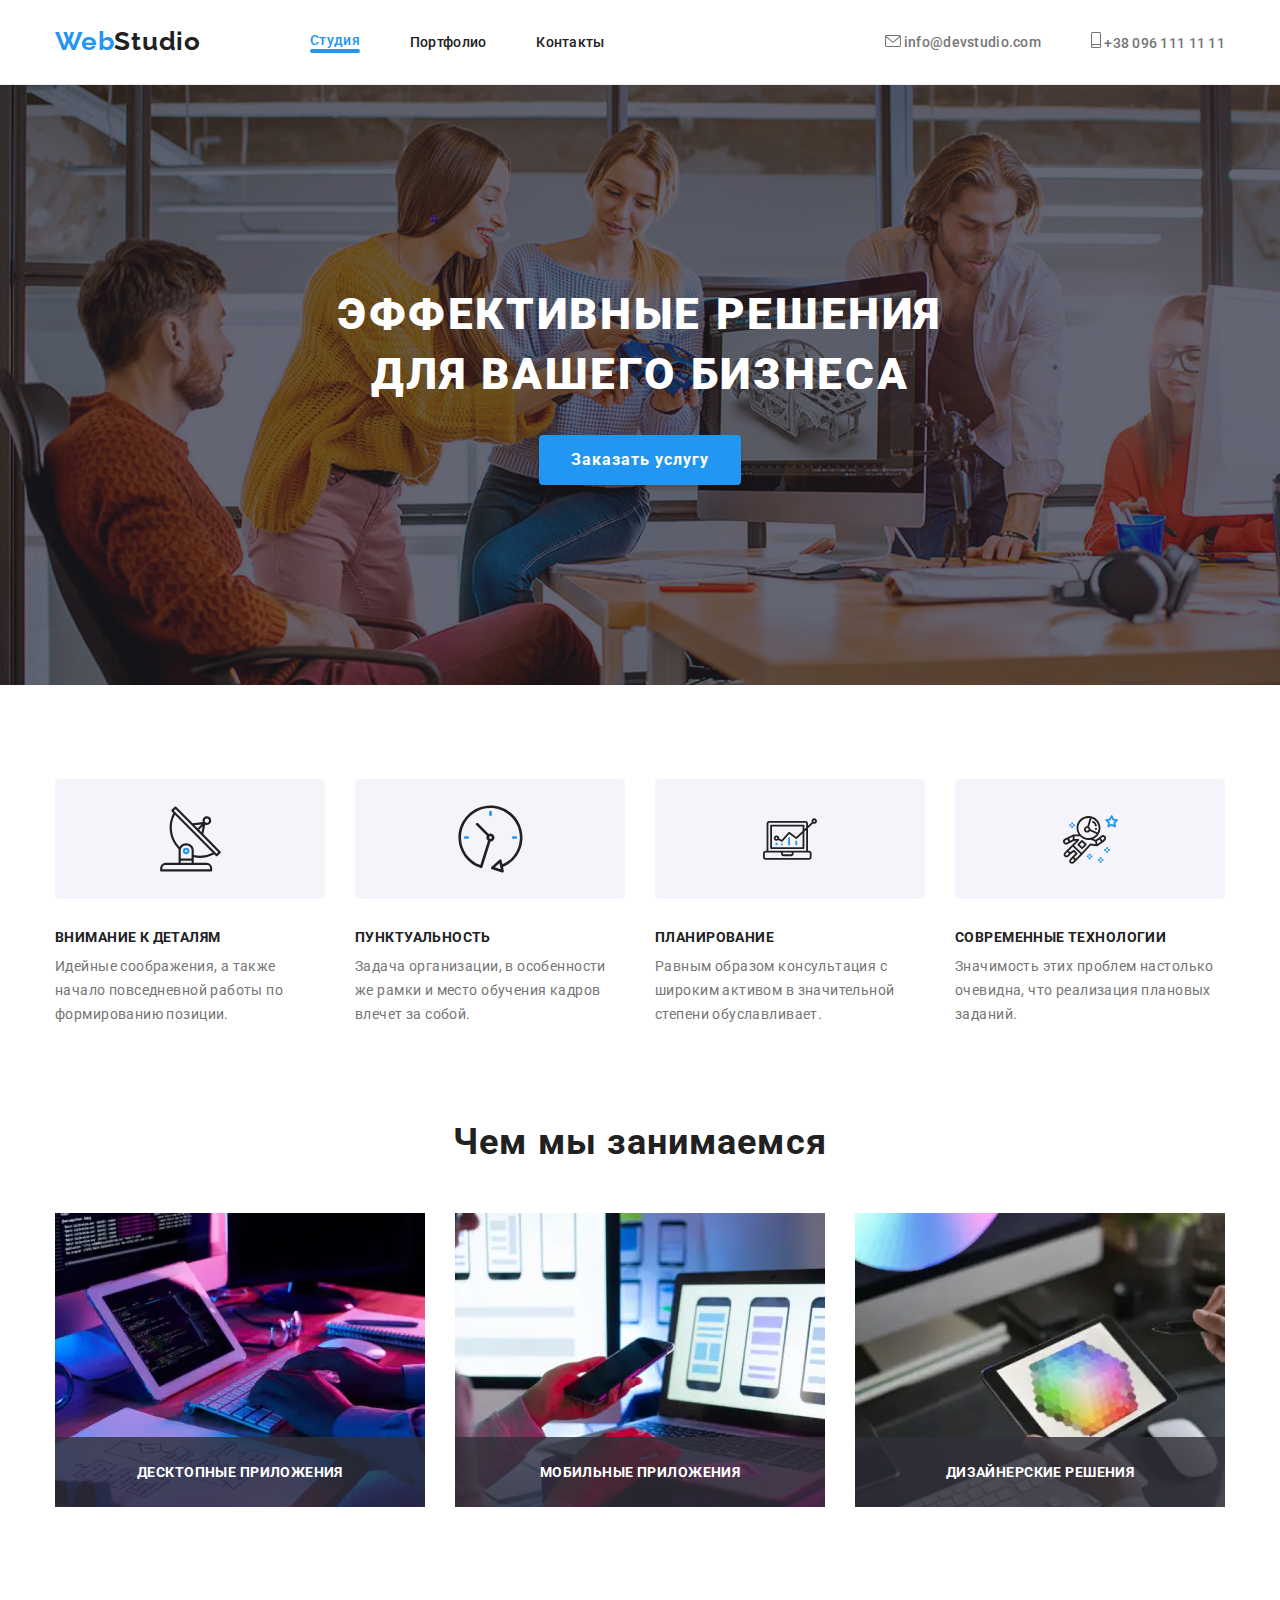
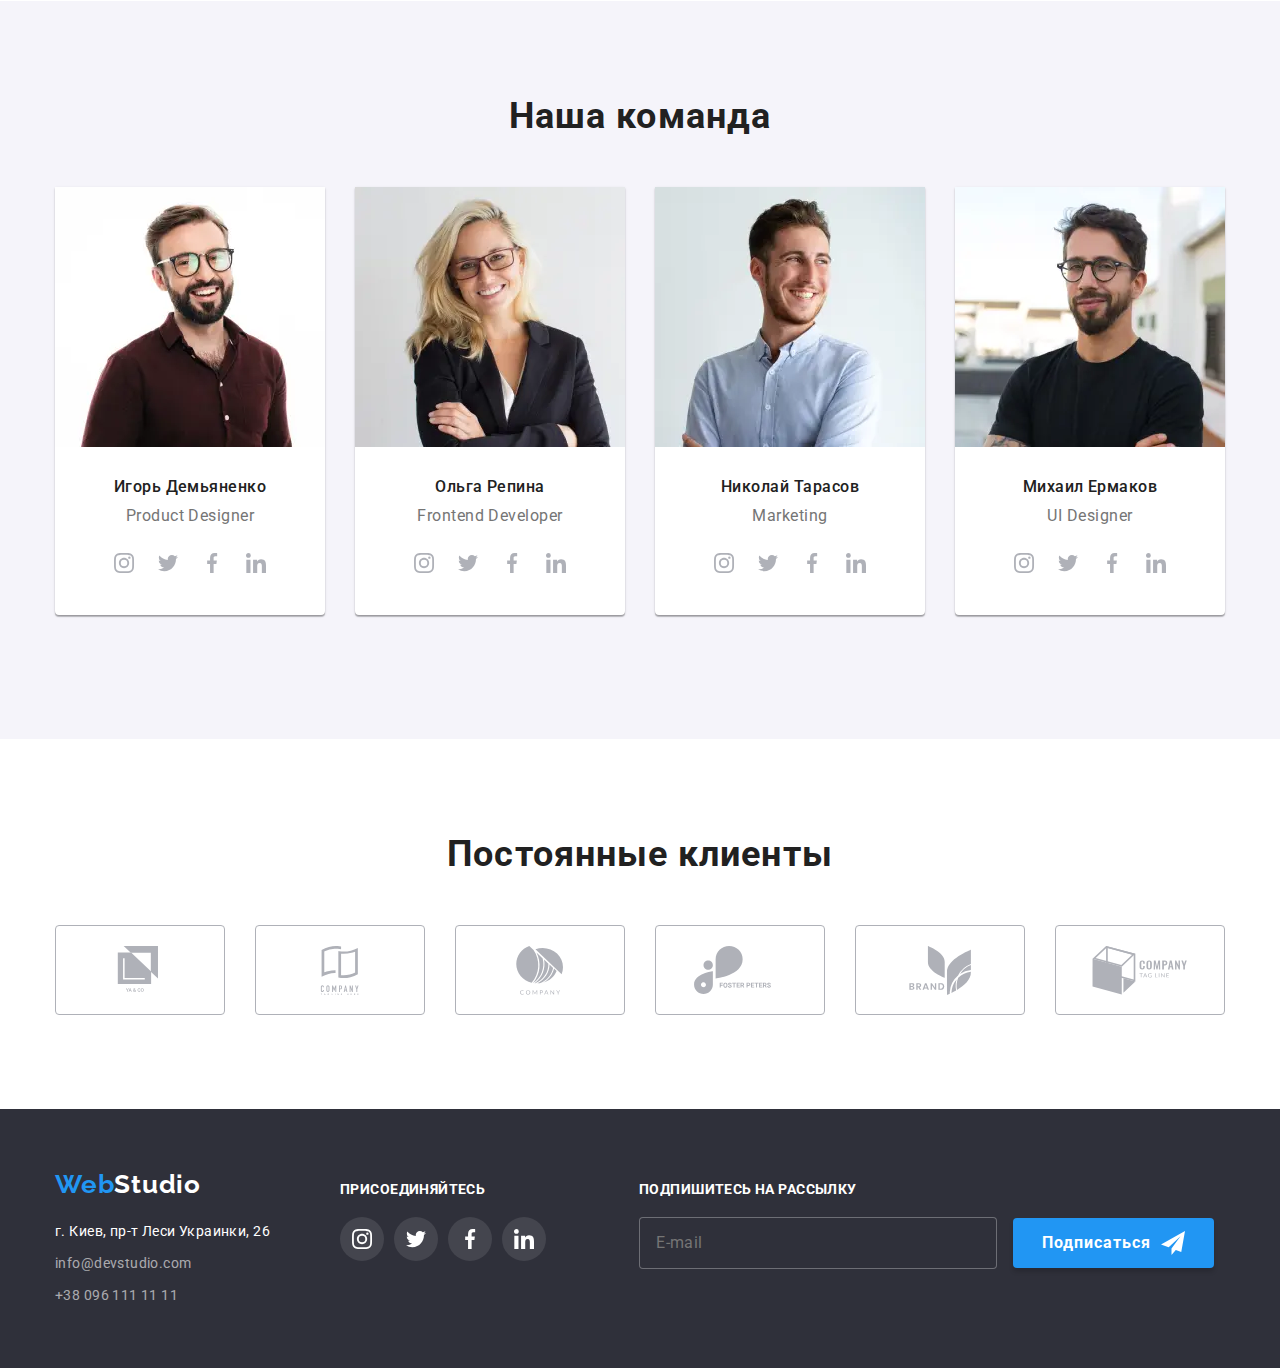
<file: index.html>
<!DOCTYPE html>
<html lang="ru">
<head>
    <meta charset="UTF-8">
    <meta name="viewport" content="width=device-width, initial-scale=1.0">
    <title>WebStudio</title>
    <link rel="preconnect" href="https://fonts.gstatic.com">
    <link href="https://fonts.googleapis.com/css2?family=Raleway:wght@700&family=Roboto:wght@400;500;700;900&display=swap"
        rel="stylesheet">
    <link href="https://cdnjs.cloudflare.com/ajax/libs/modern-normalize/1.0.0/modern-normalize.min.css" 
        rel="stylesheet">
    <link href="./CSS/main.min.css" rel="stylesheet"> 
    
</head>

<body>
    <!-- Шапка сайта--> 
    <header class="header">
        <div class="container">
           <nav class="header-nav">
              <a class="logo-link" href="index.html" aria-label="логотип сайта" lang="en">
                 <span class="logo">Web</span>Studio
              </a>
            
              <button type="button" class="menu-button"
                    aria-expanded="false"
                    aria-controls="menu-container"
                    data-menu-button >
                  <svg width="40" height="40" 
                       aria-label="переключатель мобильного меню">
                      <use class="icon-menu" href="./images/sprite-new.svg#icon-menu" ></use>
                      <use class="icon-cross" href="./images/sprite-new.svg#icon-cross"></use>
                  </svg>
              </button>

               <div class="menu-container" id="menu-container"  data-menu>
                    <ul class="navigation dots">
                        <li><a class="link current" href="./index.html">
                                <span class="nav-title">Студия</span></a></li>
                        <li><a class="link" href="./portfolio.html">
                                <span class="nav-title">Портфолио</span></a></li>
                        <li><a class="link" href="#">
                                <span class="nav-title">Контакты</span></a></li>
                    </ul>

                    <ul class="dots connection">
                        <li class="connect-item">
                            <a class="nav-title connect" href="mailto:info@devstudio.com">
                                <svg class="connect-icon" width="16" height="12">
                                    <use href="./images/sprite.svg#icon-envelope"></use>
                                </svg>
                                info@devstudio.com
                            </a>
                        </li>
                        <li class="connect-item">
                            <a class="nav-title connect" href="tel:+380961111111">
                                <svg class="connect-icon" width="10" height="16">
                                    <use href="./images/sprite.svg#icon-smartphone"></use>
                                </svg>
                                +38 096 111 11 11
                            </a>
                        </li>
                    </ul>
                </div>
            </nav> 

              <!--<ul class="navigation dots">
                 <li><a class="link current" href="./index.html">
                     <span class="nav-title">Студия</span></a></li>
                 <li><a class="link" href="./portfolio.html">
                     <span class="nav-title">Портфолио</span></a></li>
                 <li><a class="link" href="#">
                     <span class="nav-title">Контакты</span></a></li>
              </ul>-->
            

            <!--<ul class="dots connection">
               <li class="connect-item">                   
                   <a class="nav-title connect" href="mailto:info@devstudio.com">
                       <svg class="connect-icon" width="16" height="12">
                           <use href="./images/sprite.svg#icon-envelope"></use>
                        </svg>
                        info@devstudio.com
                    </a>
               </li>
               <li class="connect-item">
                    <a class="nav-title connect" href="tel:+380961111111">
                       <svg class="connect-icon" width="10" height="16">
                           <use href="./images/sprite.svg#icon-smartphone"></use>
                       </svg>
                       +38 096 111 11 11
                    </a>
                 </li>
            </ul>-->
        </div>    
               
    </header>
   
    <main>
        <!-- Герой -->
        <section class="second-bgcolor img-bgcolor"> 
            <div class="container">
                <div class="hero"> 
                    <h1 class="hero-title">Эффективные решения для вашего бизнеса</h1>
                    <button class="button" type="button" data-modal-open>Заказать услугу</button>
                 </div>
                
            </div>
        </section>

        <!-- Преимущества--> 
        <section class="section no-padding ">
             <div class="container">
                <h2 class="visually-hidden">Преимущества</h2>
                <ul class="dots advantages">
                    <li class="advantages-item">
                        <div class="advantages-icon">
                            <svg  width="65" height="70">
                               <use href="./images/sprite.svg#icon-antenna"></use>
                            </svg>
                        </div>
                        <h3 class="list-title">Внимание к деталям</h3>
                        <p class="list-text">Идейные соображения, а также начало повседневной работы по формированию позиции.</p>
                    </li>
                    <li class="advantages-item">
                        <div class="advantages-icon">
                            <svg width="67" height="70">
                                <use href="./images/sprite.svg#icon-clock"></use>
                            </svg>
                        </div>
                        <h3 class="list-title">Пунктуальность</h3>
                        <p class="list-text">Задача организации, в особенности же рамки и место обучения кадров влечет за собой.</p>
                    </li>
                    <li class="advantages-item">
                        <div class="advantages-icon">
                            <svg width="70" height="54">
                                <use href="./images/sprite.svg#icon-diagram"></use>
                            </svg>
                        </div>
                        <h3 class="list-title">Планирование</h3>
                        <p class="list-text">Равным образом консультация с широким активом в значительной степени обуславливает.</p>
                    </li>
                    <li class="advantages-item">
                        <div class="advantages-icon">
                            <svg width="55" height="61">
                                <use href="./images/sprite.svg#icon-astronaut"></use>
                            </svg>
                        </div>
                        <h3 class="list-title">Современные технологии</h3>
                        <p class="list-text">Значимость этих проблем настолько очевидна, что реализация плановых заданий.</p>
                    </li>
                </ul>
            </div> 
        </section>

        <!--Чем мы занимаемся-->
        
            <section class="section for-desktop">
                <div class="container">
                <h2 class="titles">Чем мы занимаемся</h2>
                <ul class="dots projects">
                    <li> 
                        <div class="projects-img">
                            <picture>
                                <source
                                    srcset="./images/img/img.1-1.webp 1x, ./images/img/img.1-2@2x.webp 2x"
                                    media="(min-width: 1200px)" type="image/webp"/>
                                <source
                                    srcset="./images/img/img.1-1.jpg 1x, ./images/img/img.1-2@2x.jpg 2x"
                                    media="(min-width: 1200px)"/>
                                <img src="./images/img/img.1-1.jpg" alt="Програмиист работает за столом">
                            </picture>
                            <h3 class="img-title">Десктопные приложения</h3>
                        </div>
                    </li>

                    <li>
                        <div class="projects-img">
                            <picture>
                                <source 
                                   srcset="./images/img/img.2-1.webp 1x, ./images/img/img.2-2@2x.webp 2x" 
                                   media="(min-width: 1200px)"  type="image/webp" />
                                <source 
                                   srcset="./images/img/img.2-1.jpg 1x, ./images/img/img.2-2@2x.jpg 2x" 
                                   media="(min-width: 1200px)" />
                                <img src="./images/img/img.2-1.jpg" alt="Веб-дизайнеры создают приложения для смартфонов">
                            </picture>
                            <h3 class="img-title">Мобильные приложения</h3>
                        </div>
                    </li>
                   
                    <li> 
                        <div class="projects-img">
                            <picture>
                                <source 
                                    srcset="./images/img/img.3-1.webp 1x, ./images/img/img.3-2@2x.webp 2x" 
                                    media="(min-width: 1200px)"   type="image/webp" />
                                <source                                 
                                    srcset="./images/img/img.3-1.jpg 1x, ./images/img/img.3-2@2x.jpg 2x" 
                                    media="(min-width: 1200px)" />
                                <img src="./images/img/img.3-1.jpg" alt="Веб-дизайнер с рабочим графическим планшетом выбора цвета">
                            </picture>
                            <h3 class="img-title">Дизайнерские решения</h3>
                        </div>
                    </li>   
                </ul>
            </div>
            </section>
        

        <!--Наша команда-->
        <section class="section team-bgcolor">
            <div class="container">
            <h2 class="titles">Наша команда</h2>
            <ul class="dots team">
                <li class="card-list">
                       <picture class="card-list-picture">
                           <source 
                             srcset="./images/img/img1-desk-1.webp 1x, ./images/img/img1-desk-2@2x.webp 2x " 
                             media="(min-width: 1200px)" type="image/webp"/>
                           <source 
                             srcset="./images/img/img1-desk-1.jpg 1x, ./images/img/img1-desk-2@2x.jpg 2x " 
                             media="(min-width: 1200px)"/>
                           <source 
                             srcset="./images/img/img1-tablet-1.webp 1x, ./images/img/img1-tablet-2@2x.webp 2x " 
                             media="(min-width: 768px)" type="image/webp"/>
                           <source 
                             srcset="./images/img/img1-tablet-1.jpg 1x, ./images/img/img1-tablet-2@2x.jpg 2x " 
                             media="(min-width: 768px)"/>
                           <source 
                             srcset="./images/img/img1-1.webp 1x, ./images/img/img1-2@2x.webp 2x " 
                             media="(min-width: 480px)" type="image/webp" />
                           <source
                             srcset="./images/img/img1-1.jpg 1x, ./images/img/img1-2@2x.jpg 2x "
                             media="(min-width: 480px)"/>
                           <img src="./images/img/img1-1.jpg" alt="Игорь Демьяненко"/>
                       </picture>
                       <h3 class="name">Игорь Демьяненко</h3>
                       <p class="profession name" lang="en">Product Designer</p>
                       
                           <ul class="dots social-list">
                               <li>
                                    <a class="social-list-link" href="#">
                                        <svg class="link-icon">
                                            <use href="./images/sprite.svg#icon-instagram"></use>
                                        </svg>
                                    </a>
                                </li>

                                <li>
                                    <a class="social-list-link" href="#">
                                        <svg class="link-icon">
                                            <use href="./images/sprite.svg#icon-twitter"></use>
                                        </svg>
                                    </a>
                                </li>
 
                                <li>
                                    <a class="social-list-link" href="#">
                                        <svg class="link-icon">
                                            <use href="./images/sprite.svg#icon-facebook"></use>
                                        </svg>
                                    </a>
                                </li>

                                <li>
                                    <a class="social-list-link" href="#">
                                        <svg class="link-icon">
                                            <use href="./images/sprite.svg#icon-linkedin"></use>
                                        </svg>
                                    </a>
                                </li>
                           </ul>
                        
                    
                    
                </li>
                <li class="card-list">
                        <picture>
                            <source srcset="./images/img/img2-desk-1.webp 1x, ./images/img/img2-desk-2@2x.webp 2x" 
                            media="(min-width: 1200px)" type="image/webp" />
                            <source srcset="./images/img/img2-desk-1.jpg 1x, ./images/img/img2-desk-2@2x.jpg 2x" 
                            media="(min-width: 1200px)" />
                            <source srcset="./images/img/img2-tablet-1.webp 1x, ./images/img/img2-tablet-2@2x.webp 2x" 
                            media="(min-width: 768px)"  type="image/webp" />
                            <source srcset="./images/img/img2-tablet-1.jpg 1x, ./images/img/img2-tablet-2@2x.jpg 2x"
                                media="(min-width: 768px)" />
                            <source srcset="./images/img/img2-1.webp 1x, ./images/img/img2-2@2x.webp 2" 
                            media="(min-width: 480px)"  type="image/webp" />
                            <source srcset="./images/img/img2-1.jpg 1x, ./images/img/img2-2@2x.jpg 2x" media="(min-width: 480px)" />
                            <img src="./images/img/img2-1.jpg" alt="Ольга Репина">
                        </picture>
                        </picture>
                        <h3 class="name">Ольга Репина</h3>
                        <p class="profession name" lang="en">Frontend Developer</p>
                        <ul class="dots social-list">
                            <li>
                                <a class="social-list-link" href="#">
                                    <svg class="link-icon">
                                        <use href="./images/sprite.svg#icon-instagram"></use>
                                    </svg>
                                </a>
                            </li>
                        
                            <li>
                                <a class="social-list-link" href="#">
                                    <svg class="link-icon">
                                        <use href="./images/sprite.svg#icon-twitter"></use>
                                    </svg>
                                </a>
                            </li>
                        
                            <li>
                                <a class="social-list-link" href="#">
                                    <svg class="link-icon">
                                        <use href="./images/sprite.svg#icon-facebook"></use>
                                    </svg>
                                </a>
                            </li>
                        
                            <li>
                                <a class="social-list-link" href="#">
                                    <svg class="link-icon">
                                        <use href="./images/sprite.svg#icon-linkedin"></use>
                                    </svg>
                                </a>
                            </li>
                        </ul>
                    
            </li>

                <li class="card-list">
                        <picture>
                            <source 
                            srcset="./images/img/img3-desk-1.webp 1x, ./images/img/img3-desk-2@2x.webp 2x" 
                            media="(min-width: 1200px)" type="image/webp"/>
                            <source
                            srcset="./images/img/img3-desk-1.jpg 1x, ./images/img/img3-desk-2@2x.jpg 2x" 
                            media="(min-width: 1200px)"/>
                            <source 
                            srcset="./images/img/img3-tablet-1.webp 1x, ./images/img/img3-tablet-2@2x.webp 2x"
                            media="(min-width: 768px)" type="image/webp" />
                            <source 
                            srcset="./images/img/img3-tablet-1.jpg 1x, ./images/img/img3-tablet-2@2x.jpg 2x" 
                            media="(min-width: 768px)" />
                            <source 
                            srcset="./images/img/img3-1.webp 1x, ./images/img/img3-2@2x.webp 2x" 
                            media="(min-width: 480px)" type="image/webp" />
                            <source 
                            srcset="./images/img/img3-1.jpg 1x, ./images/img/img3-2@2x.jpg 2x" 
                            media="(min-width: 480px)" />
                            <img src="./images/img/img3-1.jpg" alt="Николай Тарасов">
                        </picture>
                        <h3 class="name">Николай Тарасов</h3>
                        <p class="profession name" lang="en">Marketing</p>
                        <ul class="dots social-list">
                            <li>
                                <a class="social-list-link" href="#">
                                    <svg class="link-icon">
                                        <use href="./images/sprite.svg#icon-instagram"></use>
                                    </svg>
                                </a>
                            </li>
                        
                            <li>
                                <a class="social-list-link" href="#">
                                    <svg class="link-icon">
                                        <use href="./images/sprite.svg#icon-twitter"></use>
                                    </svg>
                                </a>
                            </li>
                        
                            <li>
                                <a class="social-list-link" href="#">
                                    <svg class="link-icon">
                                        <use href="./images/sprite.svg#icon-facebook"></use>
                                    </svg>
                                </a>
                            </li>
                        
                            <li>
                                <a class="social-list-link" href="#">
                                    <svg class="link-icon">
                                        <use href="./images/sprite.svg#icon-linkedin"></use>
                                    </svg>
                                </a>
                            </li>
                        </ul>
                    
                    
                </li>

                <li class="card-list">
                    <picture>
                        <source 
                            srcset="./images/img/img4-desk-1.webp 1x, ./images/img/img4-desk-2.webp 2x" 
                            media="(min-width: 1200px)"  type="image/webp" />
                        <source 
                            srcset="./images/img/img4-desk-1.jpg 1x, ./images/img/img4-desk-2.jpg 2x" 
                            media="(min-width: 1200px)" />
                        <source 
                            srcset="./images/img/img4-tablet-1.webp 1x, ./images/img/img4-tablet-2.webp 2x" 
                            media="(min-width: 768px)"   type="image/webp" />
                        <source 
                            srcset="./images/img/img4-tablet-1.jpg 1x, ./images/img/img4-tablet-2.jpg 2x" 
                            media="(min-width: 768px)" />
                        <source 
                            srcset="./images/img/img4-1.webp 1x, ./images/img/img4-2.webp 2x" 
                            media="(min-width: 480px)"   type="image/webp" />
                        <source 
                            srcset="./images/img/img4-1.jpg 1x, ./images/img/img4-2.jpg 2x" 
                            media="(min-width: 480px)" />
                        <img src="./images/img/img4-1.jpg" alt="Михаил Ермаков">
                    </picture>
                        <h3 class="name">Михаил Ермаков</h3>
                        <p class=" profession name" lang="en">UI Designer</p>
                        <ul class="dots social-list">
                            <li>
                                <a class="social-list-link" href="#">
                                    <svg class="link-icon">
                                        <use href="./images/sprite.svg#icon-instagram"></use>
                                    </svg>
                                </a>
                            </li>
                        
                            <li>
                                <a class="social-list-link" href="#">
                                    <svg class="link-icon">
                                        <use href="./images/sprite.svg#icon-twitter"></use>
                                    </svg>
                                </a>
                            </li>
                        
                            <li>
                                <a class="social-list-link" href="#">
                                    <svg class="link-icon">
                                        <use href="./images/sprite.svg#icon-facebook"></use>
                                    </svg>
                                </a>
                            </li>
                        
                            <li>
                                <a class="social-list-link" href="#">
                                    <svg class="link-icon">
                                        <use href="./images/sprite.svg#icon-linkedin"></use>
                                    </svg>
                                </a>
                            </li>
                        </ul>
                    
            </li>
            </ul>
        </div>
        </section>

        <!--Постоянные клиенты-->
        <section class="section">
            <div class="container">
                <h2 class="titles">Постоянные клиенты</h2>
                <ul class="dots clients">
                    <li class="clients-item">
                        <a class="clients-link" href="#">
                            <svg class="clients-icon" >
                                <use href="./images/sprite.svg#icon-logo-1" ></use>
                            </svg>
                        </a>
                    </li>

                    <li class="clients-item" >
                        <a class="clients-link" href="#">
                            <svg class="clients-icon">
                                <use href="./images/sprite.svg#icon-logo-2"></use>
                            </svg>
                        </a>
                    </li>

                    <li class="clients-item">
                        <a class="clients-link" href="#">
                            <svg class="clients-icon">
                                <use href="./images/sprite.svg#icon-logo-3"></use>
                            </svg>
                        </a>
                    </li>

                    <li class="clients-item" >
                        <a class="clients-link" href="#">
                            <svg class="clients-icon">
                                <use href="./images/sprite.svg#icon-logo-4"></use>
                            </svg>
                        </a>
                    </li>

                    <li class="clients-item">
                        <a class="clients-link" href="#">
                            <svg class="clients-icon">
                                <use href="./images/sprite.svg#icon-logo-5"></use>
                            </svg>
                        </a>
                    </li>

                    <li class="clients-item" >
                        <a class="clients-link" href="#">
                            <svg class="clients-icon">
                                <use href="./images/sprite.svg#icon-logo-6"></use>
                            </svg>
                        </a>
                    </li>


                </ul>


            </div>

        </section>

    </main>
    
    <!--Футер-->
    <section class="second-bgcolor">
        <div class="container">
            <footer class="footer">
                <div class="first">
                    <h2 class="visually-hidden">Футер</h2>
                    <a class="footer-link" href="index.html" aria-label="логотип сайта" lang="en">
                        <span class="logo">Web</span><span class="logo-footer">Studio</span>
                    </a>
    
                    <address>
    
                        <ul class="dots">
                            <li class="addresses">г. Киев, пр-т Леси Украинки, 26</li>
                            <li class="addresses"><a class="el" href="mailto:info@devstudio.com">info@devstudio.com</a></li>
                            <li class="addresses"><a class="el" href="tel:+380961111111">+38 096 111 11 11</a></li>
                        </ul>
                    </address>
                </div>

                <div class="join"> 
                   <h2 class="footer-title">Присоединяйтесь</h2>
                   <ul class="dots social-list zero">
                    <li class="decor">
                        <a class="social-list-link color" href="#">
                            <svg class="link-icon icon-color">
                                <use href="./images/sprite.svg#icon-instagram"></use>
                            </svg>
                        </a>
                    </li>
                
                    <li class="decor">
                        <a class="social-list-link color" href="#">
                            <svg class="link-icon icon-color">
                                <use href="./images/sprite.svg#icon-twitter"></use>
                            </svg>
                        </a>
                    </li>
                
                    <li class="decor">
                        <a class="social-list-link color" href="#">
                            <svg class="link-icon icon-color">
                                <use href="./images/sprite.svg#icon-facebook"></use>
                            </svg>
                        </a>
                    </li>
                
                    <li class="decor">
                        <a class="social-list-link color" href="#">
                            <svg class="link-icon icon-color">
                                <use href="./images/sprite.svg#icon-linkedin"></use>
                            </svg>
                        </a>
                    </li>
                    </ul>
                   
                </div>

                <div class="join">
                    <h2 class="footer-title">Подпишитесь на рассылку</h2>
                    <form>
                        
                        <input class="form-input" type="email" name="mail" id="mail" placeholder="E-mail" />
                                        
                        <button type="submit" class="button footer-button">
                            Подписаться
                            <svg class="footer-form-icon" width="24" height="24">
                                <use href="./images/sprite-new.svg#icon-icon-send"></use>
                            </svg>
                        </button>                        
                    </form>
                </div>

            </footer>
        </div>


    </section>

    <!--Модальное окно-->
    <div class="backdrop is-hidden" data-modal>
        <div class="modal">
            <button type="button" class="close-btn" data-modal-close>
                <svg class="modal-icon" width='18' height='18' >
                    <use href="./images/sprite-new.svg#icon-close-black"></use>
                </svg>
            </button>

            <form class="form">
                <p class="form-title">Оставьте свои данные, мы вам перезвоним</p>
                <div class="form-field">
                    <label for="name">Имя</label>
                    <input class="form-field-input" type="text" name="name" id="name" />
                    <svg  class="modal-form-icon" width="18" height="18">
                        <use href="./images/sprite-new.svg#icon-person-black"></use>
                    </svg>

                </div>
                
                <div class="form-field">
                    <label for="tel">Телефон</label>
                    <input class="form-field-input" type="tel" name="tel" id="tel" />
                    <svg class="modal-form-icon" width="18" height="18">
                        <use href="./images/sprite-new.svg#icon-phone-black"></use>
                    </svg>
                </div>

                
                <div class="form-field">
                    <label for="mail">Почта</label>
                    <input class="form-field-input" type="email" name="mail" id="mail" />
                    <svg class="modal-form-icon" width="18" height="18">
                        <use href="./images/sprite-new.svg#icon-email-black"></use>
                    </svg>
                    
                    
                </div>
                

                <div class="form-field">
                    <label for="comment">Коментарий</label>
                    <textarea name="comment" id="comment" placeholder="Введите текст"></textarea>
                </div>

                <input class="form-policy visually-hidden" type="checkbox" name="policy" value="accept-policy" id="policy"/>
                <label class="form-policy-label" for="policy">Соглашаюсь с рассылкой и принимаю <a href="">Условия договора</a></label>
                
                    
                
               <button class="button" type="submit">Отправить</button>
            </form>

        </div>
    </div>


    <script src="./js/modal.js"></script>
    <script src="./js/menu.js"></script>

</body>
</html>
</file>
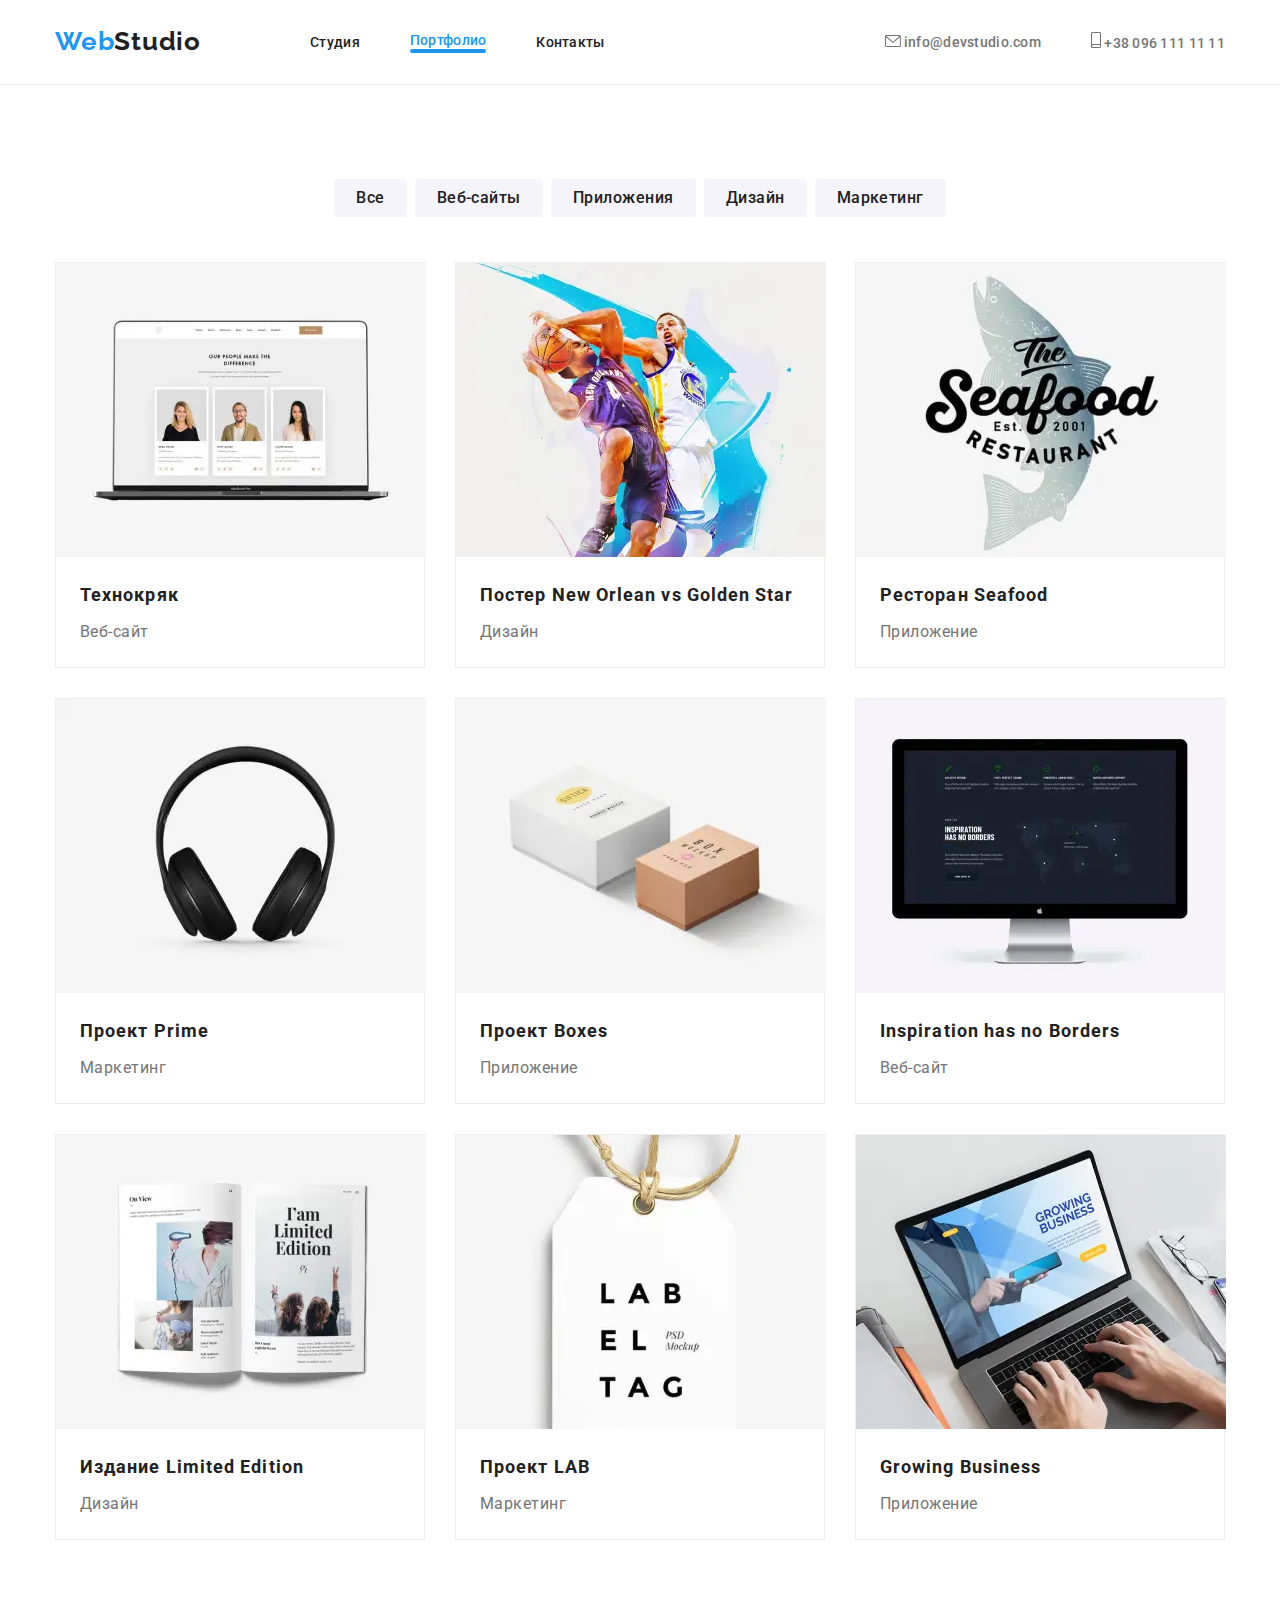
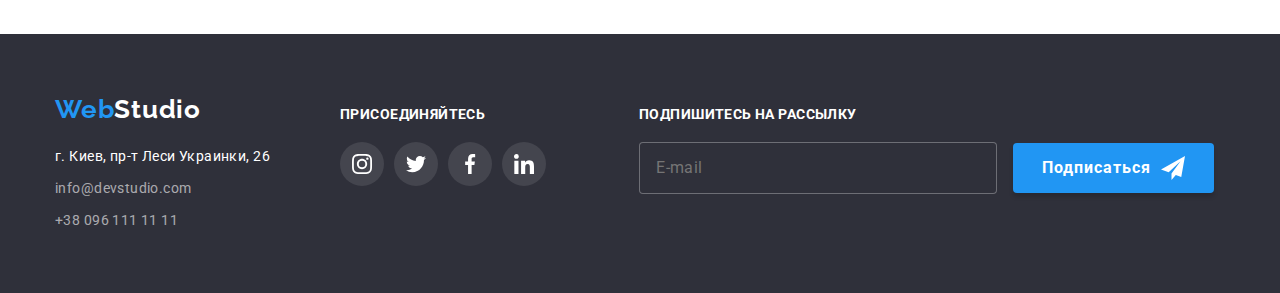
<file: portfolio.html>
<!DOCTYPE html>
<html lang="ru">

<head>
    <meta charset="UTF-8">
    <meta name="viewport" content="width=device-width, initial-scale=1.0">
    <title>Portfolio</title>
    <link rel="preconnect" href="https://fonts.gstatic.com">
    <link href="https://fonts.googleapis.com/css2?family=Raleway:wght@700&family=Roboto:wght@400;500;700;900&display=swap"
        rel="stylesheet">
    <link href="https://cdnjs.cloudflare.com/ajax/libs/modern-normalize/1.0.0/modern-normalize.min.css"
        rel="stylesheet">
    <link href="./CSS/main.min.css" rel="stylesheet">

</head>


<body>
    <!-- Шапка сайта -->
  
    <header class="header">
        <div class="container">
            <nav class="header-nav">
                <a class="logo-link" href="index.html" aria-label="логотип сайта" lang="en">
                    <span class="logo">Web</span>Studio
                </a>
    
                <button type="button" class="menu-button" aria-expanded="false" aria-controls="menu-container"
                    data-menu-button>
                    <svg width="40" height="40" aria-label="переключатель мобильного меню">
                        <use class="icon-menu" href="./images/sprite-new.svg#icon-menu"></use>
                        <use class="icon-cross" href="./images/sprite-new.svg#icon-cross"></use>
                    </svg>
                </button>
    
                <div class="menu-container" id="menu-container" data-menu>
                    <ul class="navigation dots">
                        <li><a class="link" href="./index.html">
                                <span class="nav-title">Студия</span></a></li>
                        <li><a class="link current" href="./portfolio.html">
                                <span class="nav-title">Портфолио</span></a></li>
                        <li><a class="link" href="#">
                                <span class="nav-title">Контакты</span></a></li>
                    </ul>
    
                    <ul class="dots connection">
                        <li class="connect-item">
                            <a class="nav-title connect" href="mailto:info@devstudio.com">
                                <svg class="connect-icon" width="16" height="12">
                                    <use href="./images/sprite.svg#icon-envelope"></use>
                                </svg>
                                info@devstudio.com
                            </a>
                        </li>
                        <li class="connect-item">
                            <a class="nav-title connect" href="tel:+380961111111">
                                <svg class="connect-icon" width="10" height="16">
                                    <use href="./images/sprite.svg#icon-smartphone"></use>
                                </svg>
                                +38 096 111 11 11
                            </a>
                        </li>
                    </ul>
                </div>
            </nav>
    
            
        </div>
    
    </header>
  
    
    <main>   
        <section class="section">
           <!--Портфолио-->
           <div class="container">
              <h1 class="visually-hidden">Портфолио</h1>
              <ul class="dots portfolio">
                  <li><button class="portfolio-button" type="button">Все</button></li>
                  <li><button class="portfolio-button" type="button">Веб-сайты</button></li>
                  <li><button class="portfolio-button" type="button">Приложения</button></li>
                  <li><button class="portfolio-button" type="button">Дизайн</button></li>
                  <li><button class="portfolio-button" type="button">Маркетинг</button></li>
              </ul>
            

                <ul class="dots portfolio-all">
                   <li class="type">
                        <a class="link-decoration" href="#">
                            <div class="portfolio-img">
                                <picture>
                                    <source 
                                    srcset="./images/img/img11-d1.webp 1x, ./images/img/img11-d2@2x.webp 2x" 
                                    media="(min-width: 1200px)"  type="image/webp"/>
                                    <source 
                                    srcset="./images/img/img11-d1.jpg 1x, ./images/img/img11-d2@2x.jpg 2x" 
                                    media="(min-width: 1200px)" />
                                    <source 
                                    srcset="./images/img/img11-t1.webp 1x, ./images/img/img11-t2@2x.webp 2x" 
                                    media="(min-width: 768px)"  type="image/webp"/>
                                    <source 
                                    srcset="./images/img/img11-t1.jpg 1x, ./images/img/img11-t2.@2xjpg 2x" 
                                    media="(min-width: 768px)" />
                                    <source 
                                    srcset="./images/img/img11-1.webp 1x, ./images/img/img11-2@2x.webp 2x" 
                                    media="(min-width: 480px)"  type="image/webp" />
                                    <source 
                                    srcset="./images/img/img11-1.jpg 1x, ./images/img/img11-2@2x.jpg 2x" 
                                    media="(min-width: 480px)" />
                                    <img src="./images/img/img11-1.jpg" alt="Технокряк">
                                </picture>
                                <p class="overlay">Технокряк это современная площадка распространения коронавируса. Компании используют эту платформу
                                для цифрового шпионажа и атак на защищённые сервера конкурентов.</p> 
                            </div>                
                        
                            <div>
                               <h2 class="portfolio-title">Технокряк</h2>
                               <p class="portfolio-type">Веб-сайт</p>
                            </div>
                            
                        </a>
                        
                    </li>

                    <li class="type">
                        <a class="link-decoration" href="#">
                            <div class="portfolio-img">
                                <picture>
                                    <source srcset="./images/img/img22-d1.webp 1x, ./images/img/img22-d2@2x.webp 2x" media="(min-width: 1200px)"
                                        type="image/webp" />
                                    <source srcset="./images/img/img22-d1.jpg 1x, ./images/img/img22-d2@2x.jpg 2x" media="(min-width: 1200px)" />
                                    <source srcset="./images/img/img22-t1.webp 1x, ./images/img/img22-t2@2x.webp 2x" media="(min-width: 768px)"
                                        type="image/webp" />
                                    <source srcset="./images/img/img22-t1.jpg 1x, ./images/img/img22-t2.@2xjpg 2x" media="(min-width: 768px)" />
                                    <source srcset="./images/img/img22-1.webp 1x, ./images/img/img22-2@2x.webp 2x" media="(min-width: 480px)"
                                        type="image/webp" />
                                    <source srcset="./images/img/img22-1.jpg 1x, ./images/img/img22-2@2x.jpg 2x" media="(min-width: 480px)" />
                                    <img src="./images/img/img22-1.jpg" alt="Постер New Orlean vs Golden Star">
                                </picture>
                               <p class="overlay">Технокряк это современная площадка распространения коронавируса. Компании используют эту платформу
                                для цифрового шпионажа и атак на защищённые сервера конкурентов.</p>
                            </div>

                            <div>
                             <h2 class="portfolio-title">Постер New Orlean vs Golden Star</h2>
                             <p class="portfolio-type">Дизайн</p>
                            </div>                
                        </a>
                    </li>

                    <li class="type">
                        <a class="link-decoration" href="#">
                            <div class="portfolio-img">
                                <picture>
                                    <source srcset="./images/img/img33-d1.webp 1x, ./images/img/img33-d2@2x.webp 2x" media="(min-width: 1200px)"
                                        type="image/webp" />
                                    <source srcset="./images/img/img33-d1.jpg 1x, ./images/img/img33-d2@2x.jpg 2x" media="(min-width: 1200px)" />
                                    <source srcset="./images/img/img33-t1.webp 1x, ./images/img/img33-t2@2x.webp 2x" media="(min-width: 768px)"
                                        type="image/webp" />
                                    <source srcset="./images/img/img33-t1.jpg 1x, ./images/img/img33-t2.@2xjpg 2x" media="(min-width: 768px)" />
                                    <source srcset="./images/img/img33-1.webp 1x, ./images/img/img33-2@2x.webp 2x" media="(min-width: 480px)"
                                        type="image/webp" />
                                    <source srcset="./images/img/img33-1.jpg 1x, ./images/img/img33-2@2x.jpg 2x" media="(min-width: 480px)" />
                                    <img src="./images/img/img33-1.jpg" alt="Ресторан Seafood">
                                </picture>
                                <p class="overlay">Технокряк это современная площадка распространения коронавируса. Компании используют эту платформу
                                для цифрового шпионажа и атак на защищённые сервера конкурентов.</p> 
                            </div>
                            
                            <div>
                             <h2  class="portfolio-title">Ресторан Seafood</h2>
                             <p class="portfolio-type">Приложение</p>
                            </div>
                        </a>
                    </li>

                    <li class="type">
                       <a class="link-decoration" href="#">
                          <div class="portfolio-img">
                            <picture>
                                <source srcset="./images/img/img44-d1.webp 1x, ./images/img/img44-d2@2x.webp 2x" media="(min-width: 1200px)"
                                    type="image/webp" />
                                <source srcset="./images/img/img44-d1.jpg 1x, ./images/img/img44-d2@2x.jpg 2x" media="(min-width: 1200px)" />
                                <source srcset="./images/img/img44-t1.webp 1x, ./images/img/img44-t2@2x.webp 2x" media="(min-width: 768px)"
                                    type="image/webp" />
                                <source srcset="./images/img/img44-t1.jpg 1x, ./images/img/img44-t2.@2xjpg 2x" media="(min-width: 768px)" />
                                <source srcset="./images/img/img44-1.webp 1x, ./images/img/img44-2@2x.webp 2x" media="(min-width: 480px)"
                                    type="image/webp" />
                                <source srcset="./images/img/img44-1.jpg 1x, ./images/img/img44-2@2x.jpg 2x" media="(min-width: 480px)" />
                                <img src="./images/img/img44-1.jpg" alt="Проект Prime">
                            </picture>
                            <p class="overlay">Технокряк это современная площадка распространения коронавируса. Компании используют эту платформу
                                для цифрового шпионажа и атак на защищённые сервера конкурентов.</p>
                            </div>
                          
                          <div>
                             <h2  class="portfolio-title">Проект Prime</h2>
                             <p class="portfolio-type">Маркетинг</p>
                            </div>
                        </a>
                    </li>

                    <li class="type">
                        <a class="link-decoration" href="#">
                            <div class="portfolio-img">
                                <picture>
                                    <source srcset="./images/img/img55-d1.webp 1x, ./images/img/img55-d2@2x.webp 2x" media="(min-width: 1200px)"
                                        type="image/webp" />
                                    <source srcset="./images/img/img55-d1.jpg 1x, ./images/img/img55-d2@2x.jpg 2x" media="(min-width: 1200px)" />
                                    <source srcset="./images/img/img55-t1.webp 1x, ./images/img/img55-t2@2x.webp 2x" media="(min-width: 768px)"
                                        type="image/webp" />
                                    <source srcset="./images/img/img55-t1.jpg 1x, ./images/img/img55-t2.@2xjpg 2x" media="(min-width: 768px)" />
                                    <source srcset="./images/img/img55-1.webp 1x, ./images/img/img55-2@2x.webp 2x" media="(min-width: 480px)"
                                        type="image/webp" />
                                    <source srcset="./images/img/img55-1.jpg 1x, ./images/img/img55-2@2x.jpg 2x" media="(min-width: 480px)" />
                                    <img src="./images/img/img55-1.jpg" alt="Проект Boxes">
                                </picture>
                               <p class="overlay">Технокряк это современная площадка распространения коронавируса. Компании используют эту платформу
                                для цифрового шпионажа и атак на защищённые сервера конкурентов.</p>
                            </div>
                          
                            <div>
                              <h2 class="portfolio-title">Проект Boxes</h2>
                              <p class="portfolio-type">Приложение</p>
                          </div>
                        </a>
                    </li>

                    <li class="type"> 
                        <a class="link-decoration" href="#">
                          <div class="portfolio-img">
                            <picture>
                                <source srcset="./images/img/img66-d1.webp 1x, ./images/img/img66-d2@2x.webp 2x" media="(min-width: 1200px)"
                                    type="image/webp" />
                                <source srcset="./images/img/img66-d1.jpg 1x, ./images/img/img66-d2@2x.jpg 2x" media="(min-width: 1200px)" />
                                <source srcset="./images/img/img66-t1.webp 1x, ./images/img/img66-t2@2x.webp 2x" media="(min-width: 768px)"
                                    type="image/webp" />
                                <source srcset="./images/img/img66-t1.jpg 1x, ./images/img/img66-t2.@2xjpg 2x" media="(min-width: 768px)" />
                                <source srcset="./images/img/img66-1.webp 1x, ./images/img/img66-2@2x.webp 2x" media="(min-width: 480px)"
                                    type="image/webp" />
                                <source srcset="./images/img/img66-1.jpg 1x, ./images/img/img66-2@2x.jpg 2x" media="(min-width: 480px)" />
                                <img src="./images/img/img66-1.jpg" alt="Inspiration has no Borders">
                            </picture>
                            <p class="overlay">Технокряк это современная площадка распространения коронавируса. Компании используют эту платформу
                                для цифрового шпионажа и атак на защищённые сервера конкурентов.</p>
                            </div>
                          
                          <div>
                            <h2 class="portfolio-title">Inspiration has no Borders</h2>
                            <p class="portfolio-type">Веб-сайт</p>
                          </div>
                        </a>
                    </li>

                    <li class="type"> 
                       <a class="link-decoration" href="#">
                            <div class="portfolio-img">
                                <picture>
                                    <source srcset="./images/img/img77-d1.webp 1x, ./images/img/img77-d2@2x.webp 2x" media="(min-width: 1200px)"
                                        type="image/webp" />
                                    <source srcset="./images/img/img77-d1.jpg 1x, ./images/img/img77-d2@2x.jpg 2x" media="(min-width: 1200px)" />
                                    <source srcset="./images/img/img77-t1.webp 1x, ./images/img/img77-t2@2x.webp 2x" media="(min-width: 768px)"
                                        type="image/webp" />
                                    <source srcset="./images/img/img77-t1.jpg 1x, ./images/img/img77-t2.@2xjpg 2x" media="(min-width: 768px)" />
                                    <source srcset="./images/img/img77-1.webp 1x, ./images/img/img77-2@2x.webp 2x" media="(min-width: 480px)"
                                        type="image/webp" />
                                    <source srcset="./images/img/img77-1.jpg 1x, ./images/img/img77-2@2x.jpg 2x" media="(min-width: 480px)" />
                                    <img src="./images/img/img77-1.jpg" alt="Издание Limited Edition">
                                </picture>
                               <p class="overlay">Технокряк это современная площадка распространения коронавируса. Компании используют эту платформу
                                  для цифрового шпионажа и атак на защищённые сервера конкурентов.</p>
                            </div>

                            <div>
                              <h2 class="portfolio-title">Издание Limited Edition</h2>
                              <p class="portfolio-type">Дизайн</p>
                            </div>
                        </a>
                    </li>

                    <li class="type"> 
                       <a class="link-decoration" href="#">
                           <div class="portfolio-img">
                            <picture>
                                <source srcset="./images/img/img88-d1.webp 1x, ./images/img/img88-d2@2x.webp 2x" media="(min-width: 1200px)"
                                    type="image/webp" />
                                <source srcset="./images/img/img88-d1.jpg 1x, ./images/img/img88-d2@2x.jpg 2x" media="(min-width: 1200px)" />
                                <source srcset="./images/img/img88-t1.webp 1x, ./images/img/img88-t2@2x.webp 2x" media="(min-width: 768px)"
                                    type="image/webp" />
                                <source srcset="./images/img/img88-t1.jpg 1x, ./images/img/img88-t2.@2xjpg 2x" media="(min-width: 768px)" />
                                <source srcset="./images/img/img88-1.webp 1x, ./images/img/img88-2@2x.webp 2x" media="(min-width: 480px)"
                                    type="image/webp" />
                                <source srcset="./images/img/img88-1.jpg 1x, ./images/img/img88-2@2x.jpg 2x" media="(min-width: 480px)" />
                                <img src="./images/img/img88-1.jpg" alt="Проект LAB">
                            </picture>
                            <p class="overlay">Технокряк это современная площадка распространения коронавируса. Компании используют эту платформу для цифрового шпионажа и атак на защищённые сервера конкурентов.</p>
                            </div>

                            <div>
                               <h2 class="portfolio-title">Проект LAB</h2>
                               <p class="portfolio-type">Маркетинг</p>
                            </div>
                        </a>
                    </li>

                    <li class="type"> 
                       <a class="link-decoration" href="#">
                           <div class="portfolio-img">
                            <picture>
                                <source srcset="./images/img/img99-d1.webp 1x, ./images/img/img99-d2@2x.webp 2x" media="(min-width: 1200px)"
                                    type="image/webp" />
                                <source srcset="./images/img/img99-d1.jpg 1x, ./images/img/img99-d2@2x.jpg 2x" media="(min-width: 1200px)" />
                                <source srcset="./images/img/img99-t1.webp 1x, ./images/img/img99-t2@2x.webp 2x" media="(min-width: 768px)"
                                    type="image/webp" />
                                <source srcset="./images/img/img99-t1.jpg 1x, ./images/img/img99-t2.@2xjpg 2x" media="(min-width: 768px)" />
                                <source srcset="./images/img/img99-1.webp 1x, ./images/img/img99-2@2x.webp 2x" media="(min-width: 480px)"
                                    type="image/webp" />
                                <source srcset="./images/img/img99-1.jpg 1x, ./images/img/img99-2@2x.jpg 2x" media="(min-width: 480px)" />
                                <img src="./images/img/img99-1.jpg" alt="Growing Business">
                            </picture>
                            <p class="overlay">Технокряк это современная площадка распространения коронавируса. Компании используют эту платформу для цифрового шпионажа и атак на защищённые сервера конкурентов.</p>
                           </div>

                          <div>
                            <h2 class="portfolio-title">Growing Business</h2>
                            <p class="portfolio-type">Приложение</p>
                          </div>
                        </a>
                    </li>
               
                </ul>
            </div>
        </section>
   </main>
    
    <!--Футер-->
    <section class="second-bgcolor">
        <div class="container">
            <footer class="footer">
                <div class="first">
                    <h2 class="visually-hidden">Футер</h2>
                    <a class="footer-link" href="index.html" aria-label="логотип сайта" lang="en">
                        <span class="logo">Web</span><span class="logo-footer">Studio</span>
                    </a>
    
                    <address>
    
                        <ul class="dots">
                            <li class="addresses">г. Киев, пр-т Леси Украинки, 26</li>
                            <li class="addresses"><a class="el" href="mailto:info@devstudio.com">info@devstudio.com</a></li>
                            <li class="addresses"><a class="el" href="tel:+380961111111">+38 096 111 11 11</a></li>
                        </ul>
                    </address>
                </div>
    
                <div class="join">
                    <h2 class="footer-title">Присоединяйтесь</h2>
                    <ul class="dots social-list zero">
                        <li class="decor">
                            <a class="social-list-link color" href="#">
                                <svg class="link-icon icon-color">
                                    <use href="./images/sprite.svg#icon-instagram"></use>
                                </svg>
                            </a>
                        </li>
    
                        <li class="decor">
                            <a class="social-list-link color" href="#">
                                <svg class="link-icon icon-color">
                                    <use href="./images/sprite.svg#icon-twitter"></use>
                                </svg>
                            </a>
                        </li>
    
                        <li class="decor">
                            <a class="social-list-link color" href="#">
                                <svg class="link-icon icon-color">
                                    <use href="./images/sprite.svg#icon-facebook"></use>
                                </svg>
                            </a>
                        </li>
    
                        <li class="decor">
                            <a class="social-list-link color" href="#">
                                <svg class="link-icon icon-color">
                                    <use href="./images/sprite.svg#icon-linkedin"></use>
                                </svg>
                            </a>
                        </li>
                    </ul>
    
                </div>
    
                <div class="join">
                    <h2 class="footer-title">Подпишитесь на рассылку</h2>
                    <form>
    
                        <input class="form-input" type="email" name="mail" id="mail" placeholder="E-mail" />
    
                        <button type="submit" class="button footer-button">
                            Подписаться
                            <svg class="footer-form-icon" width="24" height="24">
                                <use href="./images/sprite-new.svg#icon-icon-send"></use>
                            </svg>
                        </button>
                    </form>
                </div>
    
            </footer>
        </div>
    
    
    </section>

    <script src="./js/menu.js"></script>
</body>
</html>
</file>
<file: CSS/main.min.css>
:root{--primary-text-color: #212121;--secondary-text-color: #757575;--other-color-text: #ffffff;--accent-color: #2196f3;--primary-bg-color: #ffffff;--logo-color: #2196f3;--secondary-bg-color: #2f303a;--other-bg-color: #f5f4fa;--timing-function: cubic-bezier(0.4, 0, 0.2, 1)}.visually-hidden{position:absolute !important;clip:rect(1px 1px 1px 1px);clip:rect(1px, 1px, 1px, 1px);padding:0 !important;border:0 !important;height:1px !important;width:1px !important;overflow:hidden}h1,h2,h3,h4,h5,h6{margin:0}ul,ol{margin:0;padding:0}p{margin:0}img{display:block}.dots{list-style:none}body{background-color:var(--primary-bg-color);color:var(--primary-text-color);font-family:Roboto, sans-serif}.container{width:100%;padding:0 15px;margin:0 auto}@media screen and (min-width: 480px){.container{max-width:480px}}@media screen and (min-width: 768px){.container{max-width:768px}}@media screen and (min-width: 1200px){.container{max-width:1200px}}.section{padding-bottom:60px;padding-top:60px}@media screen and (min-width: 1200px){.section{padding-bottom:94px;padding-top:94px}}.button{box-sizing:border-box;background-color:var(--accent-color);box-shadow:0px 4px 4px rgba(0,0,0,0.15);border-radius:4px;border:none;outline:none;font-family:inherit;color:var(--other-color-text);font-weight:700;font-size:16px;line-height:1.875;align-items:center;text-align:center;letter-spacing:0.06em;padding:10px 32px;cursor:pointer;transition:color 250ms var(--timing-function),background-color 250ms var(--timing-function)}.button:hover,.button:focus{background-color:var(--accent-color);color:var(--other-color-text)}.form .button{display:flex;margin-left:auto;margin-right:auto}.social-list{display:flex;box-sizing:border-box;justify-content:center}.social-list-link{display:flex;justify-content:center;align-items:center;width:44px;height:44px}.social-list-link:hover,.social-list-link:focus{transition:background-color 250ms var(--timing-function);background-color:var(--accent-color);border-radius:50%}.link-icon{fill:#afb1b8;height:20px}.social-list-link:hover .link-icon,.social-list-link:focus .link-icon{transition:fill 250ms var(--timing-function);fill:var(--other-color-text)}.backdrop{position:fixed;left:0;top:0;width:100%;height:100%;background-color:rgba(0,0,0,0.2)}.backdrop.is-hidden{visibility:hidden;opacity:0;pointer-events:none}.modal{position:absolute;top:50%;left:50%;transform:translate(-50%, -50%);width:450px;min-height:609px;padding:40px;background-color:var(--primary-bg-color);box-shadow:0px 1px 3px rgba(0,0,0,0.12),0px 1px 1px rgba(0,0,0,0.14),0px 2px 1px rgba(0,0,0,0.2);border-radius:4px}.close-btn{position:absolute;top:8px;right:8px;display:flex;justify-content:center;align-items:center;width:30px;height:30px;background:var(--primary-bg-color);border:1px solid rgba(0,0,0,0.1);border-radius:50%;box-sizing:border-box;cursor:pointer;padding:6px}.modal-icon{cursor:pointer;transition:fill 250ms var(--timing-function)}.modal-icon:focus,.modal-icon:hover{fill:var(--accent-color)}.form-title{font-weight:700;font-size:20px;line-height:1.15;text-align:center;letter-spacing:0.03em;margin-bottom:12px}.form-field{position:relative;display:flex;flex-direction:column;font-weight:400;font-size:12px;line-height:1.167;letter-spacing:0.01em;color:var(--secondary-text-color);margin-bottom:10px}.form-field-input{padding-left:40px;margin:0;height:40px;border:1px solid rgba(33,33,33,0.2);box-sizing:border-box;border-radius:4px;transition:border-color 250ms var(--timing-function)}.form-field-input:focus,.form-field-input:hover{outline:none;border-color:var(--accent-color)}.modal-form-icon{position:absolute;bottom:11px;left:12px;background-size:cover;transition:fill 250ms var(--timing-function)}.form-field-input:focus+.modal-form-icon,.form-field-input:hover+.modal-form-icon{fill:var(--accent-color)}.form-field textarea{width:100%;height:120px;resize:none;padding:12px 16px;border:1px solid rgba(33,33,33,0.2);box-sizing:border-box;border-radius:4px;margin-bottom:10px;transition:border-color 250ms var(--timing-function)}.form-field textarea:focus,.form-field textarea:hover{outline:none;border-color:var(--accent-color)}.form-field label{margin-bottom:4px}.form-policy-label{display:inline-block;font-weight:400;font-size:12px;line-height:1.167;letter-spacing:0.03em;color:var(--secondary-text-color);margin-bottom:30px}.form-policy-label::before{content:'';display:inline-block;width:16px;height:15px;border:1px solid #212121;margin-right:9px;transition:border 250ms var(--timing-function)}.form-policy:checked+.form-policy-label::before{background-image:url("../images/icon-check.svg");border:none}@media screen and (min-width: 1200px){.modal{width:528px;min-height:581px}.form-policy-label{font-size:14px;line-height:1.714}.form-policy-label::before{margin-left:10px}}.titles{font-weight:700;font-size:28px;line-height:1.179;text-align:center;letter-spacing:0.03em;margin-bottom:30px}@media screen and (min-width: 1200px){.titles{font-size:36px;line-height:1.167;margin-bottom:50px}}.header{border-bottom:1px solid #ececec}.connect{color:var(--secondary-text-color);font-style:normal;text-decoration:none;transition:color 250ms var(--timing-function)}.connect:hover,.connect:focus{color:var(--accent-color)}li.connect-item:not(:last-child){margin-bottom:16px}.connect-icon{fill:var(--secondary-text-color);transition:fill 2500ms var(--timing-function)}.connect:hover .connect-icon,.connect:focus .connect-icon{fill:var(--accent-color)}.logo{color:var(--logo-color)}.header-nav{display:flex;align-items:center;justify-content:space-between}.logo-link{display:inline-block;font-family:Raleway, sans-serif;font-weight:700;font-size:24px;line-height:1.167;letter-spacing:0.03em;text-decoration:none;color:var(--primary-text-color);transition:color 250ms var(--timing-function)}.logo-link:focus{color:var(--accent-color)}.link{display:inline-block;color:inherit;text-decoration:none;transition:color 250ms var(--timing-function)}.link:hover,.link:focus{color:var(--accent-color)}.nav-title{font-weight:500;font-size:18px;line-height:1.167;letter-spacing:0.02em}.navigation .link.current{color:var(--accent-color)}.navigation .link.current::after{content:'';display:block;width:100%;height:4px;background-color:var(--accent-color);border-radius:2px}@media screen and (max-width: 767px){.header{position:relative}.menu-button{display:inline-flex;padding:0;margin:0;border:0;background-color:transparent;outline:none}.menu-button .icon-cross{display:none}.menu-button.is-open .icon-cross{display:block}.menu-button.is-open .icon-menu{display:none}.menu-container{display:none;position:absolute;top:100%;left:0;width:100%;background-color:var(--primary-bg-color);padding:60px 0px;text-align:center;z-index:20}.menu-container.is-open{display:block}.navigation{margin-bottom:60px}.navigation li{margin-bottom:40px}.logo-link{margin-top:16px;margin-bottom:16px}.icon-menu,.icon-cross{fill:var(--secondary-text-color);transition:fill 2500ms var(--timing-function)}.icon-menu:hover,.icon-menu:focus,.icon-cross:hover,.icon-cross:focus{fill:var(--accent-color)}}@media screen and (min-width: 768px){.menu-button{display:none}.menu-container{display:flex}.logo-link{margin-right:88px;margin-top:26px;margin-bottom:26px}.navigation{display:flex;align-items:center;margin-right:84px}.navigation li:not(:last-child){margin-right:50px}.connection{margin-top:21px;margin-bottom:21px}li.connect-item:not(:last-child){margin-bottom:10px}.nav-title{font-size:14px;line-height:1.143}.connect-item .nav-title{font-size:12px;line-height:1.167}}@media screen and (min-width: 1200px){.connection{display:flex;align-items:center;margin-top:32px;margin-bottom:32px}.logo-link{font-size:26px;line-height:1.192;margin-right:93px;margin-bottom:25px;margin-top:24px}.navigation{margin-right:280px}li.connect-item:not(:last-child){margin-right:50px;margin-bottom:0px}.connect-item .nav-title{font-size:14px;line-height:1.142}}.img-bgcolor{background-image:linear-gradient(to right, rgba(47,48,58,0.4), rgba(47,48,58,0.4)),url("../images/hero/bg-mobile@1x.jpg");background-repeat:no-repeat;background-size:cover}.hero{text-align:center;padding-top:118px;padding-bottom:118px}.hero-title{font-weight:900;font-size:26px;line-height:1.615;letter-spacing:0.06em;text-transform:uppercase;color:var(--other-color-text);max-width:360px;margin-bottom:30px;margin-left:auto;margin-right:auto}@media screen and (min-device-pixel-ratio: 2) and (min-width: 320px), screen and (min-resolution: 192dpi) and (min-width: 320px), screen and (min-resolution: 2dppx) and (min-width: 320px){.img-bgcolor{background-image:linear-gradient(to right, rgba(47,48,58,0.4), rgba(47,48,58,0.4)),url("../images/hero/bg-mobile@2x.jpg")}}@media screen and (min-width: 768px){.img-bgcolor{background-image:linear-gradient(to right, rgba(47,48,58,0.4), rgba(47,48,58,0.4)),url("../images/hero/bg-tablet@1x.jpg");background-repeat:no-repeat;background-size:cover}}@media screen and (min-device-pixel-ratio: 2) and (min-width: 768px), screen and (min-resolution: 192dpi) and (min-width: 768px), screen and (min-resolution: 2dppx) and (min-width: 768px){.img-bgcolor{background-image:linear-gradient(to right, rgba(47,48,58,0.4), rgba(47,48,58,0.4)),url("../images/hero/bg-tablet@2x.jpg")}}@media screen and (min-width: 1200px){.img-bgcolor{background-image:linear-gradient(to right, rgba(47,48,58,0.4), rgba(47,48,58,0.4)),url("../images/hero/bg-desktop@1x.jpg");background-size:cover}.hero{padding-top:200px;padding-bottom:200px}.hero-title{font-size:44px;line-height:1.363;max-width:696px}}@media screen and (min-device-pixel-ratio: 2) and (min-width: 1200px), screen and (min-resolution: 192dpi) and (min-width: 1200px), screen and (min-resolution: 2dppx) and (min-width: 1200px){.img-bgcolor{background-image:linear-gradient(to right, rgba(47,48,58,0.4), rgba(47,48,58,0.4)),url("../images/hero/bg-desktop@2x.jpg")}}.advantages-icon{display:flex;height:120px;justify-content:center;align-items:center;background:#f5f4fa;border-radius:4px;margin-bottom:30px}.list-title{font-weight:700;font-size:14px;line-height:1.143;letter-spacing:0.03em;text-transform:uppercase;text-align:center;margin-bottom:10px}.list-text{color:var(--secondary-text-color);font-weight:400;font-size:14px;line-height:1.714;letter-spacing:0.03em}@media screen and (max-width: 767px){.advantages-item:not(:last-child){margin-bottom:30px}}@media screen and (min-width: 768px) and (max-width: 1199px){.advantages{display:flex;flex-wrap:wrap}.advantages-item{display:block;width:354px}.advantages-item:nth-child(2n+1){margin-right:30px}.advantages-item:not(:nth-last-child(-n+2)){margin-bottom:30px}.list-title{text-align:left}}@media screen and (min-width: 1200px){.section.no-padding{padding-bottom:0}.advantages{display:flex;padding-bottom:0}.advantages-item{display:block;width:270px}.advantages-item:not(:last-child){margin-right:30px}.list-title{text-align:left}}@media screen and (max-width: 1199px){.for-desktop{display:none}}.projects{display:flex}.projects li:not(:last-child){margin-right:30px}.projects-img{position:relative}.img-title{position:absolute;bottom:0;left:0;width:100%;font-weight:700;font-size:14px;line-height:1.143;text-align:center;letter-spacing:0.03em;text-transform:uppercase;color:var(--other-color-text);padding:27px 82px;background-color:rgba(47,48,58,0.8)}.team-bgcolor{background-color:var(--other-bg-color)}.name{font-weight:500;font-size:16px;line-height:1.188;text-align:center;letter-spacing:0.03em;margin-top:30px}.profession{font-weight:400;color:var(--secondary-text-color);margin-top:10px;margin-bottom:16px}.card-list{box-sizing:border-box;height:622px;background:var(--primary-bg-color);box-shadow:0px 1px 3px rgba(0,0,0,0.12),0px 1px 1px rgba(0,0,0,0.14),0px 2px 1px rgba(0,0,0,0.2);border-radius:0px 0px 4px 4px;padding-bottom:24px}.card-list:not(:last-child){margin-bottom:30px}@media screen and (min-width: 768px){.team{display:flex;flex-wrap:wrap}.card-list{height:536px}.card-list:nth-child(2n+1){margin-right:30px}.card-list:nth-last-child(-n+2){margin-bottom:0px}}@media screen and (min-width: 1200px){.card-list{height:428px;padding-bottom:30px}.card-list:not(:last-child){margin-right:30px}.card-list:nth-last-child(-n+2){margin-bottom:30px}}.clients{display:flex;flex-wrap:wrap}.clients-link{display:flex;width:210px;height:90px;border:1px solid #afb1b8;border-radius:4px;justify-content:center;align-items:center;transition:border 250ms var(--timing-function)}.clients-link:focus,.clients-link:hover{border-color:var(--accent-color)}.clients-icon{fill:#afb1b8;height:49px;transition:fill 250ms var(--timing-function)}.clients-link:focus .clients-icon,.clients-link:hover .clients-icon{fill:var(--accent-color)}@media screen and (max-width: 767px){.clients-item:nth-child(2n+1){margin-right:30px}.clients-item:nth-child(2n+1):not(:nth-last-child(-n+2)){margin-bottom:30px}}@media screen and (min-width: 768px) and (max-width: 1199px){.clients-item:not(:nth-child(3n)){margin-right:30px}.clients-item:not(:nth-child(3n)):not(:nth-last-child(-n+3)){margin-bottom:30px}.clients-link{width:226px}}@media screen and (min-width: 1200px){.clients-item:not(:last-child){margin-right:30px}.clients-link{width:170px}}.second-bgcolor{background-color:var(--secondary-bg-color)}.footer{padding-bottom:60px;padding-top:60px}.first{display:block;margin-bottom:60px}.footer-link{display:block;font-family:Raleway, sans-serif;font-weight:400;font-size:24px;line-height:1.167;letter-spacing:0.03em;text-decoration:none;color:inherit;margin-bottom:20px}.logo-footer{color:var(--other-color-text)}.addresses{display:block;font-style:normal;font-weight:400;font-size:14px;line-height:1.714;letter-spacing:0.03em;color:var(--other-color-text)}.addresses:not(:last-child){margin-bottom:8px}.el{color:rgba(255,255,255,0.6);text-decoration:none;transition:color 250ms var(--timing-function)}.el:hover,.el:focus{color:var(--accent-color)}.footer-title{color:var(--other-color-text);font-weight:700;font-size:14px;line-height:1.143;letter-spacing:0.03em;text-transform:uppercase;margin-bottom:20px}.decor:not(:last-child){margin-right:10px}.color{border-radius:50%;background:rgba(255,255,255,0.1)}.icon-color{fill:var(--other-color-text)}.form-input{box-sizing:border-box;width:420px;border:1px solid rgba(255,255,255,0.3);border-radius:4px;background-color:var(--secondary-bg-color);padding:15px 16px;font-weight:400;font-size:16px;line-height:1.25;align-items:center;letter-spacing:0.03em;color:rgba(255,255,255,0.6)}.footer-button{display:inline-flex;border:1px;min-width:200px;padding:10px 29px;margin-left:12px}.footer-form-icon{margin-left:10px}.footer-form-icon{margin-left:10px}@media screen and (max-width: 1199px){.footer{text-align:center}.form-input{margin-bottom:20px}.join:not(:last-child){margin-bottom:60px}}@media screen and (min-width: 768px) and (max-width: 1199px){.footer{display:flex;flex-wrap:wrap}.first{margin-right:165px;margin-left:76px}.join form{display:flex;flex-direction:column;align-items:center;margin-left:151px}}@media screen and (min-width: 1200px){.footer{display:flex}.second-bgcolor{max-width:1600px;margin-left:auto;margin-right:auto;padding:0}.first{margin-bottom:0px;margin-right:70px}.join{margin-top:12px;margin-bottom:0px}.join:not(:last-child){margin-right:93px}.footer-link{font-weight:700;font-size:26px;line-height:1.192}.form-input{width:358px}}.portfolio{display:flex;flex-wrap:wrap;margin-bottom:40px}.portfolio li:not(:last-child){margin-right:8px}.portfolio li:not(:nth-last-child(-n+2)){margin-bottom:15px}.portfolio-button{background-color:var(--other-bg-color);color:var(--primary-text-color);border:none;border-radius:4px;padding:6px 22px;font-family:inherit;font-weight:500;font-size:16px;line-height:1.625;text-align:center;letter-spacing:0.03em;cursor:pointer;transition:color 250ms var(--timing-function),background-color 250ms var(--timing-function)}.portfolio-button:focus,.portfolio-button:hover{background-color:var(--accent-color);color:var(--other-color-text)}.type{box-sizing:border-box;width:450px;border:1px solid #eeeeee;transition:box-shadow 2500ms var(--timing-function)}.type:hover,.type:focus{box-shadow:0px 1px 1px rgba(0,0,0,0.12),0px 4px 4px rgba(0,0,0,0.06),1px 4px 6px rgba(0,0,0,0.16)}@media screen and (max-width: 767px){.type:not(:last-child){margin-bottom:30px}}.link-decoration{color:inherit;text-decoration:none}.link-decoration div:not(:first-child){padding:20px 24px}.portfolio-img{display:block;position:relative;overflow:hidden;width:450px;height:294px}.portfolio-title{font-weight:700;font-size:18px;line-height:2;letter-spacing:0.06em;margin-bottom:4px}.portfolio-type{font-weight:400;font-size:16px;line-height:1.875;letter-spacing:0.03em;color:var(--secondary-text-color)}.overlay{position:absolute;bottom:0;left:0;width:100%;height:100%;padding:63px 24px;background-color:rgba(33,150,243,0.9);color:var(--other-color-text);font-weight:400;font-size:18px;line-height:1.56;letter-spacing:0.03em;transform:translateY(100%);transition:transform 250ms var(--timing-function)}.link-decoration:hover .overlay,.link-decoration:focus .overlay{transform:translateY(0)}@media screen and (min-width: 768px){.portfolio{flex-wrap:nowrap;justify-content:center;margin-bottom:30px}.portfolio-all{display:flex;flex-wrap:wrap}.portfolio-img{width:354px}}@media screen and (min-width: 768px) and (max-width: 1199px){.type{width:354px;margin-bottom:0px}.type:nth-child(2n+1){margin-right:30px}.type:not(:nth-last-child(-n+1)){margin-bottom:30px}}@media screen and (min-width: 1200px){.type{box-sizing:border-box;width:370px}.type:not(:nth-child(3n)){margin-right:30px}.type:not(:nth-last-child(-n+3)){margin-bottom:30px}.portfolio-img{width:370px}}
/*# sourceMappingURL=main.min.css.map */
</file>
